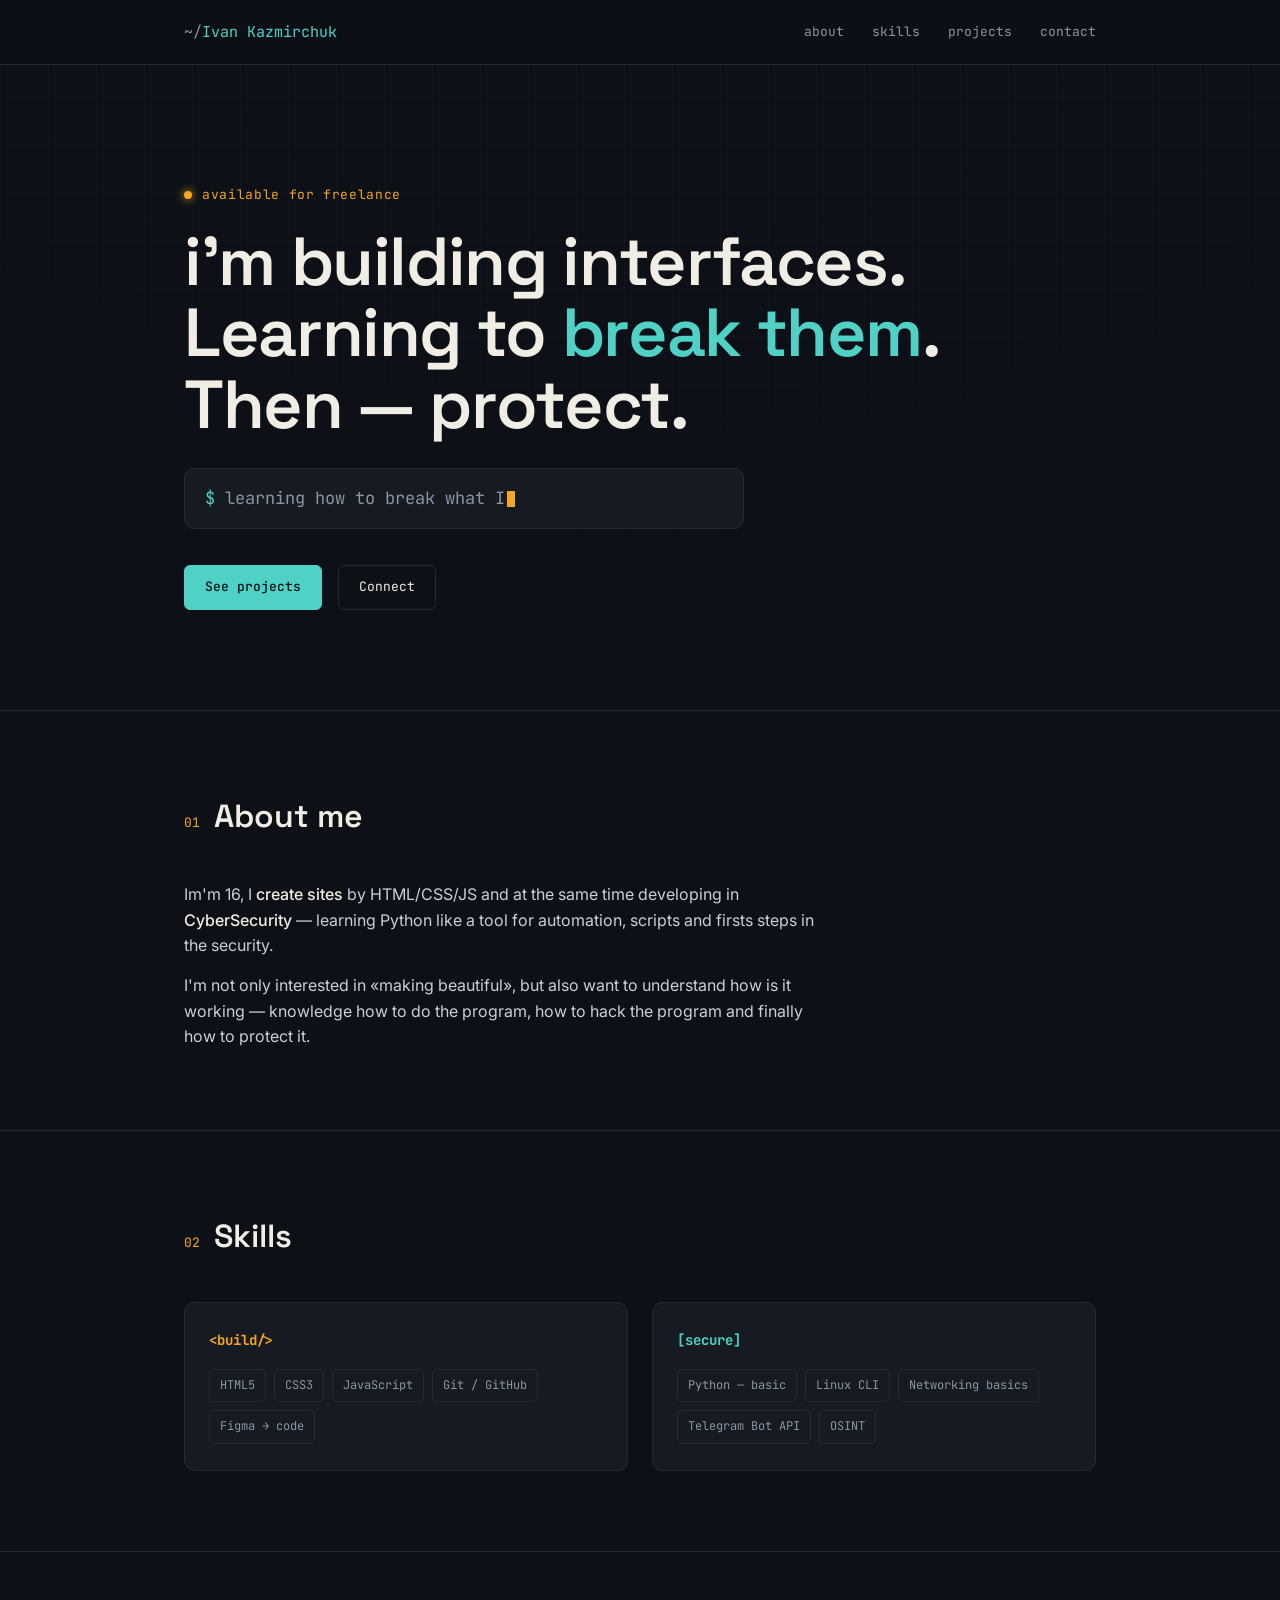
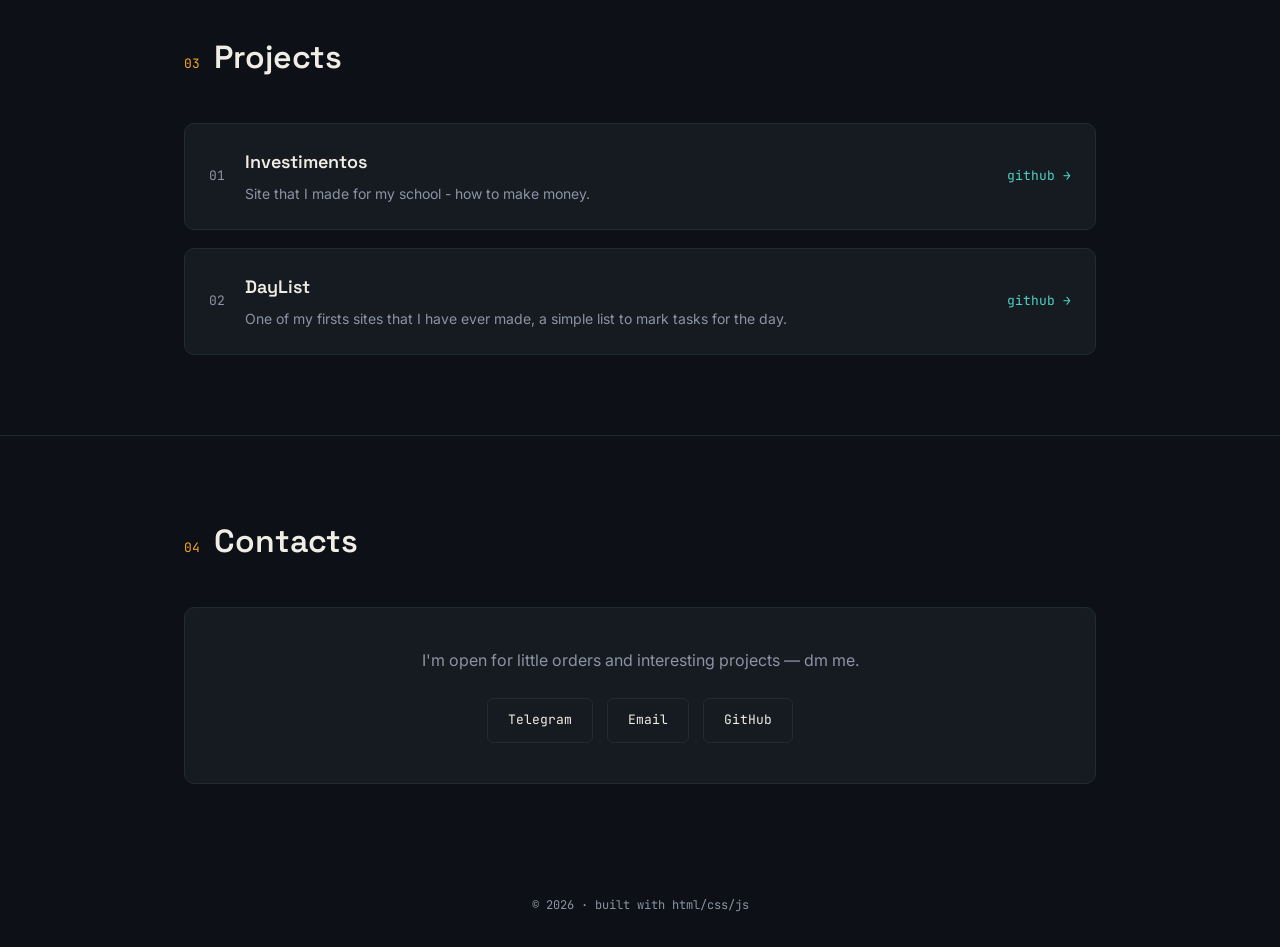
<file: index.html>
<!DOCTYPE html>
<html lang="ru">
<head>
<meta charset="UTF-8">
<meta name="viewport" content="width=device-width, initial-scale=1.0">
<title>Ivan Kazmirchuk — Web Developer / Security Enthusiast</title>
<meta name="description" content="Портфолио: веб-разработка и кибербезопасность">
<link rel="preconnect" href="https://fonts.googleapis.com">
<link href="https://fonts.googleapis.com/css2?family=Space+Grotesk:wght@400;500;600;700&family=JetBrains+Mono:wght@400;500;700&family=Inter:wght@400;500&display=swap" rel="stylesheet">
<link rel="stylesheet" href="style.css">
</head>
<body>

<div class="grid-bg"></div>

<nav>
  <div class="wrap">
    <span class="logo">Ivan Kazmirchuk</span>
    <div class="navlinks">
      <a href="#about">about</a>
      <a href="#skills">skills</a>
      <a href="#projects">projects</a>
      <a href="#contact">contact</a>
    </div>
  </div>
</nav>

<header class="hero">
  <div class="wrap">
    <div class="eyebrow">available for freelance</div>
    <h1>i'm building interfaces.<br>Learning to <span class="accent">break them</span>.<br>Then — protect.</h1>
    <div class="terminal-line">
      <span class="prompt">$</span><span id="typed"></span><span class="cursor"></span>
    </div>
    <div class="hero-links">
      <a class="btn primary" href="#projects">See projects</a>
      <a class="btn ghost" href="#contact">Connect</a>
    </div>
  </div>
</header>

<section class="section" id="about">
  <div class="wrap">
    <div class="sec-head"><span class="sec-num">01</span><h2>About me</h2></div>
    <div class="about-text">
      <p>Im'm 16, I <span class="hl">create sites</span> by HTML/CSS/JS and at the same time
      developing in <span class="hl">CyberSecurity</span> — learning Python like a tool
      for automation, scripts and firsts steps in the security.</p>
      <p>I'm not only interested in «making beautiful», but also want to understand how is it working —
       knowledge how to do the program, how to hack the program and finally how to protect it.</p>
    </div>
  </div>
</section>

<section class="section" id="skills">
  <div class="wrap">
    <div class="sec-head"><span class="sec-num">02</span><h2>Skills</h2></div>
    <div class="skills-split">
      <div class="skill-panel build">
        <h3>&lt;build/&gt;</h3>
        <div class="tag-row">
          <span class="tag">HTML5</span>
          <span class="tag">CSS3</span>
          <span class="tag">JavaScript</span>
          <span class="tag">Git / GitHub</span>
          <span class="tag">Figma → code</span>
        </div>
      </div>
      <div class="skill-panel secure">
        <h3>[secure]</h3>
        <div class="tag-row">
          <span class="tag">Python — basic</span>
          <span class="tag">Linux CLI</span>
          <span class="tag">Networking basics</span>
          <span class="tag">Telegram Bot API</span>
          <span class="tag">OSINT</span>
        </div>
      </div>
    </div>
  </div>
</section>

<section class="section" id="projects">
  <div class="wrap">
    <div class="sec-head"><span class="sec-num">03</span><h2>Projects</h2></div>
    <div class="projects">
      <div class="project">
        <span class="project-num">01</span>
        <div>
          <div class="project-title">Investimentos</div>
          <div class="project-desc">Site that I made for my school - how to make money.</div>
        </div>
        <a class="project-link" href="https://kazimirich.github.io/Investimentos/">github →</a>
      </div>
      <div class="project">
        <span class="project-num">02</span>
        <div>
          <div class="project-title">DayList</div>
          <div class="project-desc">One of my firsts sites that I have ever made, a simple list to mark tasks for the day.</div>
        </div>
        <a class="project-link" href="https://kazimirich.github.io/DayList/">github →</a>
      </div>
    </div>
  </div>
</section>

<section class="section" id="contact">
  <div class="wrap">
    <div class="sec-head"><span class="sec-num">04</span><h2>Contacts</h2></div>
    <div class="contact-box">
      <p>I'm open for little orders and interesting projects — dm me.</p>
      <div class="contact-links">
        <a class="btn ghost" href="https://t.me/vania_kazimir">Telegram</a>
        <a class="btn ghost" href="mailto:kazivan2009@gmail.com">Email</a>
        <a class="btn ghost" href="https://github.com/Kazimirich">GitHub</a>
      </div>
    </div>
  </div>
</section>

<footer>© <span id="year"></span> · built with html/css/js</footer>

<script src="script.js"></script>

</body>
</html>
</file>
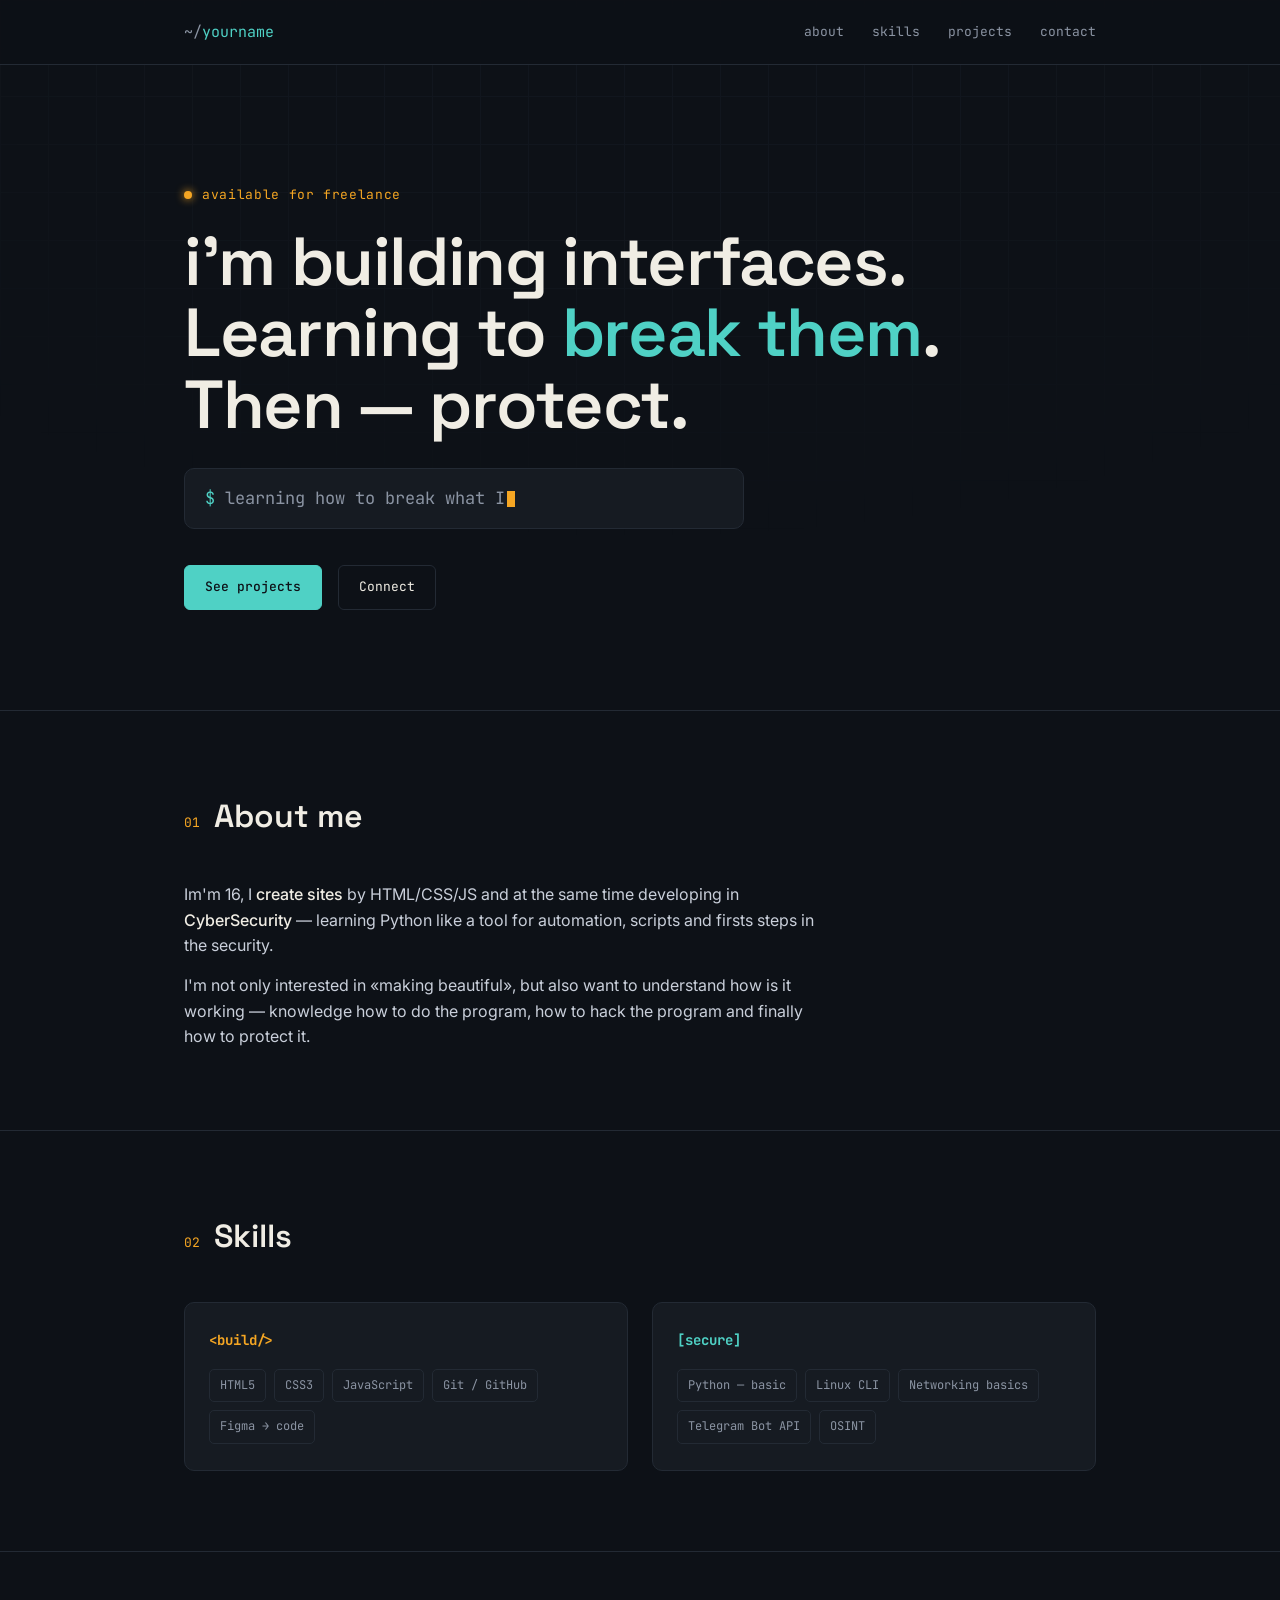
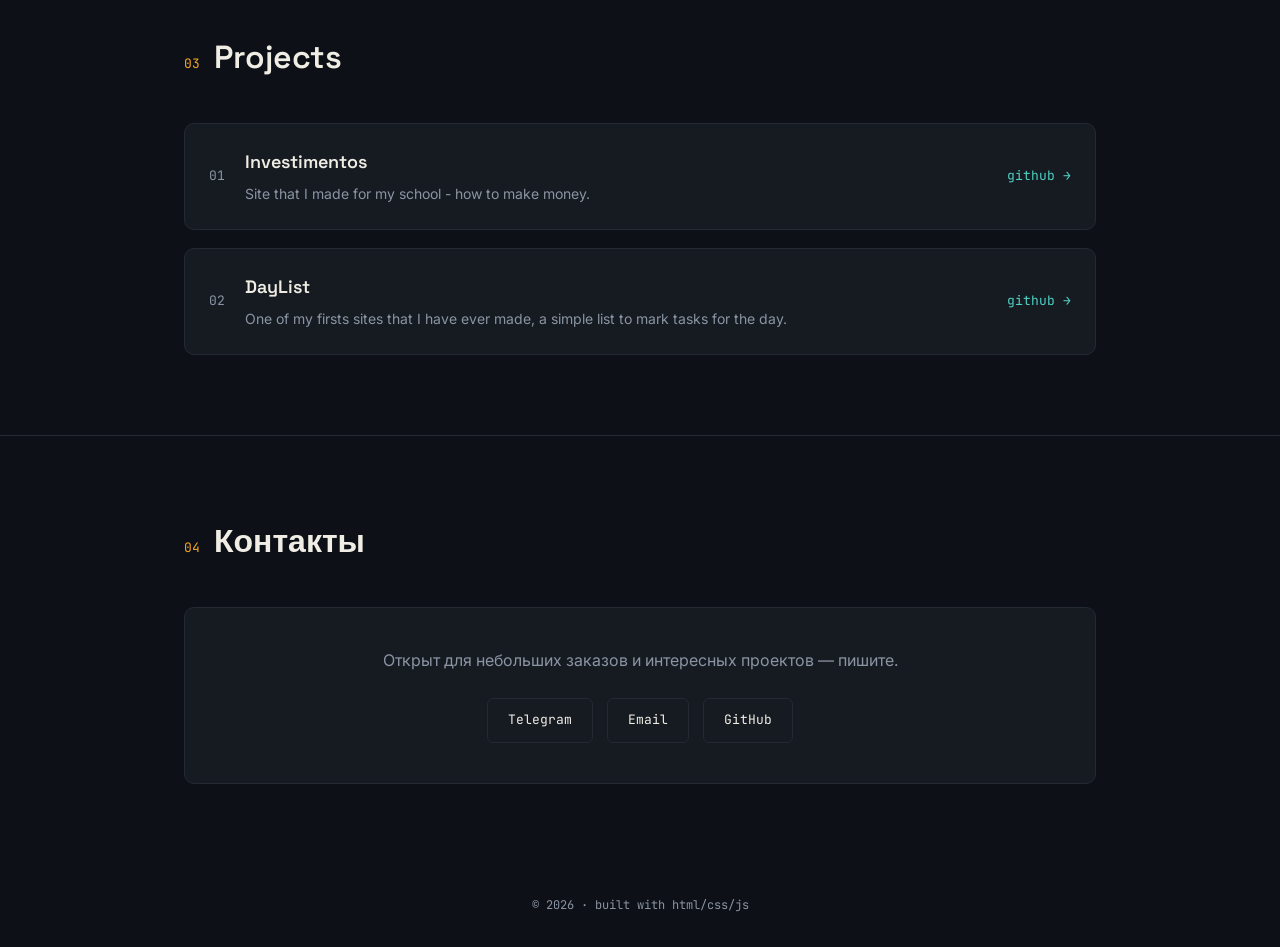
<file: index (2).html>
<!DOCTYPE html>
<html lang="ru">
<head>
<meta charset="UTF-8">
<meta name="viewport" content="width=device-width, initial-scale=1.0">
<title>Твоё Имя — Web Developer / Security Enthusiast</title>
<meta name="description" content="Портфолио: веб-разработка и кибербезопасность">
<link rel="preconnect" href="https://fonts.googleapis.com">
<link href="https://fonts.googleapis.com/css2?family=Space+Grotesk:wght@400;500;600;700&family=JetBrains+Mono:wght@400;500;700&family=Inter:wght@400;500&display=swap" rel="stylesheet">
<link rel="stylesheet" href="style.css">
</head>
<body>

<div class="grid-bg"></div>

<nav>
  <div class="wrap">
    <span class="logo">yourname</span>
    <div class="navlinks">
      <a href="#about">about</a>
      <a href="#skills">skills</a>
      <a href="#projects">projects</a>
      <a href="#contact">contact</a>
    </div>
  </div>
</nav>

<header class="hero">
  <div class="wrap">
    <div class="eyebrow">available for freelance</div>
    <h1>i'm building interfaces.<br>Learning to <span class="accent">break them</span>.<br>Then — protect.</h1>
    <div class="terminal-line">
      <span class="prompt">$</span><span id="typed"></span><span class="cursor"></span>
    </div>
    <div class="hero-links">
      <a class="btn primary" href="#projects">See projects</a>
      <a class="btn ghost" href="#contact">Connect</a>
    </div>
  </div>
</header>

<section class="section" id="about">
  <div class="wrap">
    <div class="sec-head"><span class="sec-num">01</span><h2>About me</h2></div>
    <div class="about-text">
      <p>Im'm 16, I <span class="hl">create sites</span> by HTML/CSS/JS and at the same time
      developing in <span class="hl">CyberSecurity</span> — learning Python like a tool
      for automation, scripts and firsts steps in the security.</p>
      <p>I'm not only interested in «making beautiful», but also want to understand how is it working —
       knowledge how to do the program, how to hack the program and finally how to protect it.</p>
    </div>
  </div>
</section>

<section class="section" id="skills">
  <div class="wrap">
    <div class="sec-head"><span class="sec-num">02</span><h2>Skills</h2></div>
    <div class="skills-split">
      <div class="skill-panel build">
        <h3>&lt;build/&gt;</h3>
        <div class="tag-row">
          <span class="tag">HTML5</span>
          <span class="tag">CSS3</span>
          <span class="tag">JavaScript</span>
          <span class="tag">Git / GitHub</span>
          <span class="tag">Figma → code</span>
        </div>
      </div>
      <div class="skill-panel secure">
        <h3>[secure]</h3>
        <div class="tag-row">
          <span class="tag">Python — basic</span>
          <span class="tag">Linux CLI</span>
          <span class="tag">Networking basics</span>
          <span class="tag">Telegram Bot API</span>
          <span class="tag">OSINT</span>
        </div>
      </div>
    </div>
  </div>
</section>

<section class="section" id="projects">
  <div class="wrap">
    <div class="sec-head"><span class="sec-num">03</span><h2>Projects</h2></div>
    <div class="projects">
      <div class="project">
        <span class="project-num">01</span>
        <div>
          <div class="project-title">Investimentos</div>
          <div class="project-desc">Site that I made for my school - how to make money.</div>
        </div>
        <a class="project-link" href="https://kazimirich.github.io/Investimentos/">github →</a>
      </div>
      <div class="project">
        <span class="project-num">02</span>
        <div>
          <div class="project-title">DayList</div>
          <div class="project-desc">One of my firsts sites that I have ever made, a simple list to mark tasks for the day.</div>
        </div>
        <a class="project-link" href="https://kazimirich.github.io/DayList/">github →</a>
      </div>
    </div>
  </div>
</section>

<section class="section" id="contact">
  <div class="wrap">
    <div class="sec-head"><span class="sec-num">04</span><h2>Контакты</h2></div>
    <div class="contact-box">
      <p>Открыт для небольших заказов и интересных проектов — пишите.</p>
      <div class="contact-links">
        <a class="btn ghost" href="https://t.me/yourusername">Telegram</a>
        <a class="btn ghost" href="mailto:you@example.com">Email</a>
        <a class="btn ghost" href="https://github.com/yourusername">GitHub</a>
      </div>
    </div>
  </div>
</section>

<footer>© <span id="year"></span> · built with html/css/js</footer>

<script src="script.js"></script>

</body>
</html>
</file>
<file: style.css>
:root{
  --ink:#0D1117;
  --ink-2:#161B22;
  --paper:#F0EDE4;
  --teal:#4FD1C5;
  --amber:#F5A623;
  --line:#232A34;
  --line-light:#DAD5C6;
  --text-dim:#8B94A3;
  --radius:10px;
  --disp: 'Space Grotesk', sans-serif;
  --mono: 'JetBrains Mono', monospace;
  --body: 'Inter', sans-serif;
}
*{margin:0;padding:0;box-sizing:border-box;}
html{scroll-behavior:smooth;}
body{
  background:var(--ink);
  color:var(--paper);
  font-family:var(--body);
  line-height:1.6;
  overflow-x:hidden;
}
a{color:inherit;text-decoration:none;}
:focus-visible{outline:2px solid var(--teal);outline-offset:3px;}

.grid-bg{
  position:fixed;inset:0;z-index:-1;
  background-image:
    linear-gradient(var(--line) 1px, transparent 1px),
    linear-gradient(90deg, var(--line) 1px, transparent 1px);
  background-size:48px 48px;
  opacity:0.25;
  mask-image:radial-gradient(ellipse 80% 60% at 50% 0%, #000 40%, transparent 100%);
}

.wrap{max-width:960px;margin:0 auto;padding:0 24px;}

/* NAV */
nav{
  position:sticky;top:0;z-index:10;
  background:rgba(13,17,23,0.85);
  backdrop-filter:blur(8px);
  border-bottom:1px solid var(--line);
}
nav .wrap{display:flex;justify-content:space-between;align-items:center;height:64px;}
.logo{font-family:var(--mono);font-size:15px;color:var(--teal);}
.logo::before{content:"~/";color:var(--text-dim);}
.navlinks{display:flex;gap:28px;font-family:var(--mono);font-size:13px;}
.navlinks a{color:var(--text-dim);transition:color .2s;}
.navlinks a:hover{color:var(--paper);}

/* HERO */
.hero{padding:120px 0 100px;position:relative;}
.eyebrow{
  font-family:var(--mono);font-size:13px;color:var(--amber);
  letter-spacing:0.05em;margin-bottom:20px;display:flex;align-items:center;gap:10px;
}
.eyebrow::before{content:"";width:8px;height:8px;background:var(--amber);border-radius:50%;box-shadow:0 0 8px var(--amber);}
h1{
  font-family:var(--disp);
  font-size:clamp(38px, 6vw, 68px);
  font-weight:600;
  line-height:1.05;
  letter-spacing:-0.02em;
  margin-bottom:28px;
}
h1 .accent{color:var(--teal);}
.terminal-line{
  font-family:var(--mono);
  font-size:clamp(14px,2.2vw,17px);
  color:var(--text-dim);
  background:var(--ink-2);
  border:1px solid var(--line);
  border-radius:var(--radius);
  padding:16px 20px;
  max-width:560px;
  min-height:52px;
  display:flex;align-items:center;
}
.terminal-line .prompt{color:var(--teal);margin-right:10px;}
.terminal-line .cursor{display:inline-block;width:8px;height:16px;background:var(--amber);margin-left:2px;animation:blink 1s step-end infinite;}
@keyframes blink{50%{opacity:0;}}

.hero-links{margin-top:36px;display:flex;gap:16px;flex-wrap:wrap;}
.btn{
  font-family:var(--mono);font-size:13px;
  padding:11px 20px;border-radius:6px;
  border:1px solid var(--line);
  transition:border-color .2s, transform .15s;
}
.btn:hover{transform:translateY(-2px);}
.btn.primary{background:var(--teal);color:var(--ink);border-color:var(--teal);font-weight:500;}
.btn.primary:hover{background:#3fc1b4;}
.btn.ghost:hover{border-color:var(--paper);}

/* SECTION HEADER */
.section{padding:80px 0;border-top:1px solid var(--line);}
.sec-head{display:flex;align-items:baseline;gap:14px;margin-bottom:40px;}
.sec-num{font-family:var(--mono);color:var(--amber);font-size:13px;}
h2{font-family:var(--disp);font-size:clamp(24px,3vw,32px);font-weight:600;}

/* ABOUT */
.about-text{font-size:16px;color:#C9CFDA;max-width:640px;}
.about-text p + p{margin-top:14px;}
.about-text .hl{color:var(--paper);font-weight:500;}

/* SKILLS — split identity */
.skills-split{display:grid;grid-template-columns:1fr 1fr;gap:24px;}
@media (max-width:640px){.skills-split{grid-template-columns:1fr;}}
.skill-panel{
  border:1px solid var(--line);border-radius:var(--radius);
  padding:26px 24px;background:var(--ink-2);
}
.skill-panel h3{
  font-family:var(--mono);font-size:14px;
  margin-bottom:18px;display:flex;align-items:center;gap:8px;
}
.skill-panel.build h3{color:var(--amber);}
.skill-panel.secure h3{color:var(--teal);}
.tag-row{display:flex;flex-wrap:wrap;gap:8px;}
.tag{
  font-family:var(--mono);font-size:12px;
  border:1px solid var(--line);border-radius:5px;
  padding:6px 10px;color:var(--text-dim);
  transition:border-color .2s, color .2s;
}
.skill-panel.build .tag:hover{border-color:var(--amber);color:var(--paper);}
.skill-panel.secure .tag:hover{border-color:var(--teal);color:var(--paper);}

/* PROJECTS */
.projects{display:grid;gap:18px;}
.project{
  border:1px solid var(--line);border-radius:var(--radius);
  padding:24px;background:var(--ink-2);
  display:grid;grid-template-columns:auto 1fr auto;gap:20px;align-items:center;
  transition:border-color .2s;
}
.project:hover{border-color:var(--teal);}
@media (max-width:640px){.project{grid-template-columns:1fr;}}
.project-num{font-family:var(--mono);color:var(--text-dim);font-size:13px;}
.project-title{font-family:var(--disp);font-size:18px;font-weight:600;margin-bottom:6px;}
.project-desc{font-size:14px;color:var(--text-dim);}
.project-link{font-family:var(--mono);font-size:13px;color:var(--teal);white-space:nowrap;}
.project-link:hover{text-decoration:underline;}

/* CONTACT */
.contact-box{
  border:1px solid var(--line);border-radius:var(--radius);
  padding:40px;background:var(--ink-2);
  text-align:center;
}
.contact-box p{color:var(--text-dim);margin-bottom:24px;}
.contact-links{display:flex;gap:14px;justify-content:center;flex-wrap:wrap;}

footer{padding:32px 0;text-align:center;font-family:var(--mono);font-size:12px;color:var(--text-dim);}

@media (prefers-reduced-motion: reduce){
  *{animation:none !important;transition:none !important;}
}
</file>
